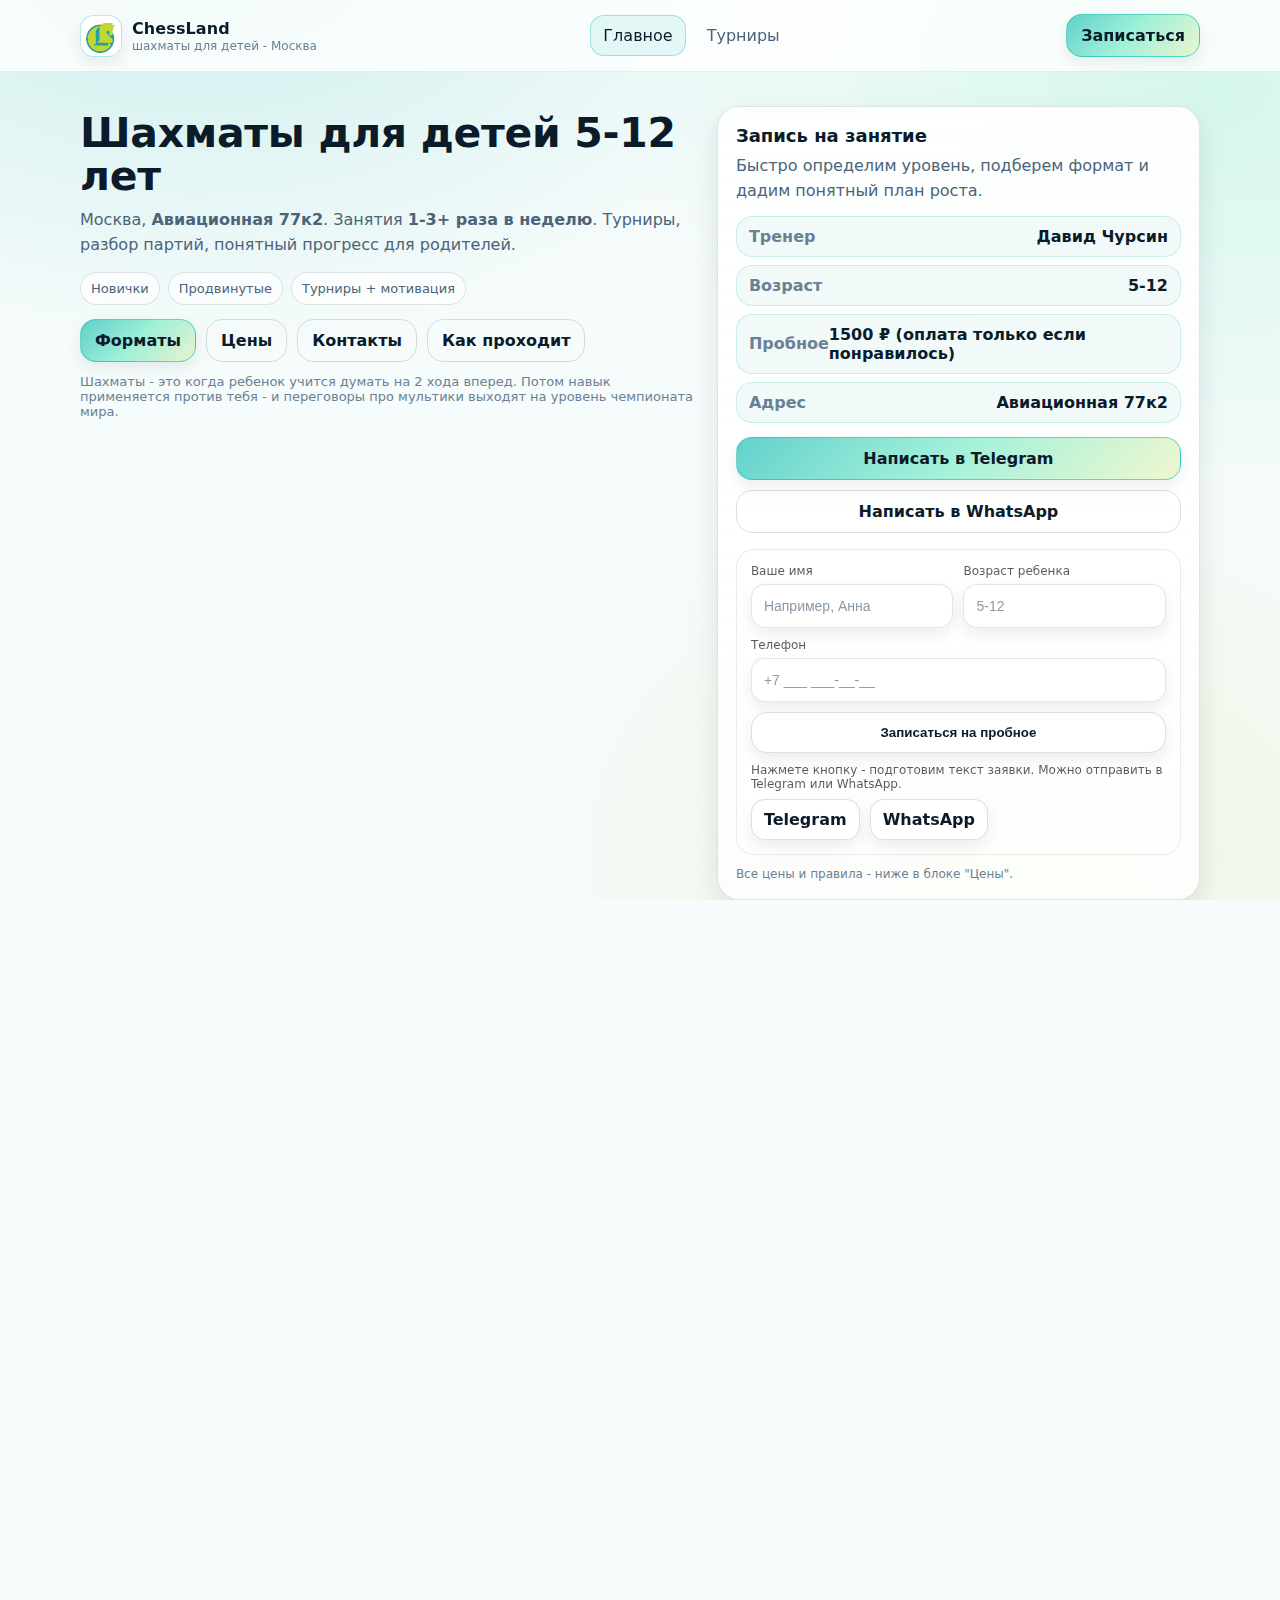
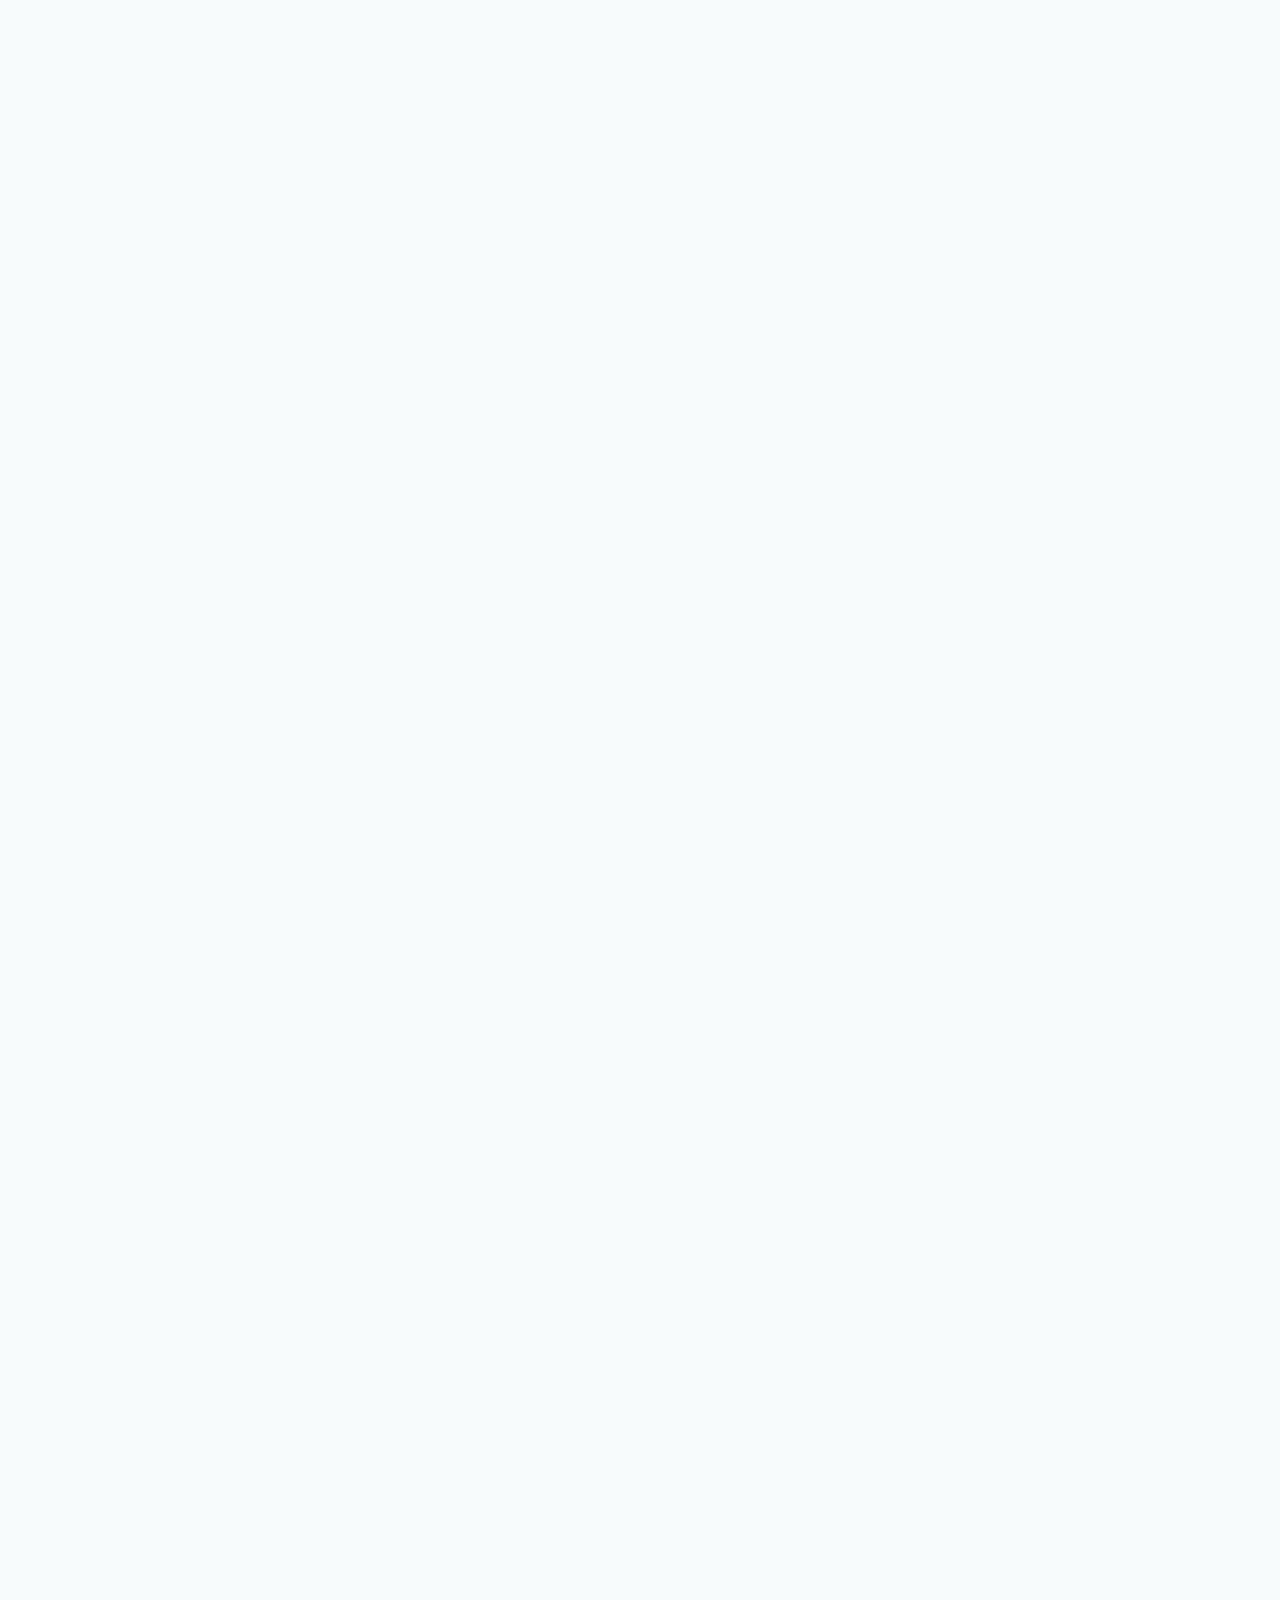
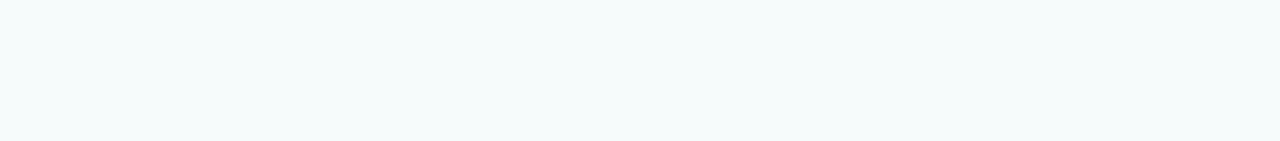
<file: index.html>
<!doctype html>
<html lang="ru">
<head>
  <meta charset="utf-8" />
 <meta name="viewport" content="width=device-width, initial-scale=1, viewport-fit=cover" />

  <title>Шахматы для детей 5-12 - ChessLand - Авиационная 77к2</title>
  <meta name="description" content="Шахматы для детей 5-12 лет в Москве, Авиационная 77к2. Группы, мини-группы и индивидуально. Турниры и понятный прогресс." />
  <meta name="theme-color" content="#0fb9b1" />

  <meta property="og:title" content="ChessLand - шахматы для детей 5-12" />
  <meta property="og:description" content="Авиационная 77к2. Группы 2 раза в неделю. Турниры. Запись: Telegram/WhatsApp." />
  <meta property="og:type" content="website" />

  <link rel="icon" type="image/png" href="assets/favicon.png" sizes="32x32" />
  <link rel="stylesheet" href="style.css" />
</head>
<body>
  <header class="header">
    <div class="container header__inner">
      <a class="brand" href="index.html" aria-label="На главную">
        <span class="brand__mark">
          <img src="assets/logo.png" alt="ChessLand" />
        </span>
        <span class="brand__text">
          <span class="brand__name">ChessLand</span>
          <span class="brand__tag">шахматы для детей - Москва</span>
        </span>
      </a>

      <nav class="nav" aria-label="Основная навигация">
        <a class="nav__link is-active" href="index.html">Главное</a>
        <a class="nav__link" href="tournaments.html">Турниры</a>
      </nav>

      <div class="header__cta">
        <a class="btn btn--primary" href="https://t.me/David_Chursin" target="_blank" rel="noopener">Записаться</a>
      </div>
    </div>
  </header>

  <main>
    <section class="hero">
      <div class="container hero__inner">
        <div class="hero__content">
          <h1 class="hero__title">Шахматы для детей 5-12 лет</h1>
          <p class="hero__subtitle">
            Москва, <strong>Авиационная 77к2</strong>. Занятия <strong>1-3+ раза в неделю</strong>.
            Турниры, разбор партий, понятный прогресс для родителей.
          </p>

          <div class="hero__badges">
            <span class="badge">Новички</span>
            <span class="badge">Продвинутые</span>
            <span class="badge">Турниры + мотивация</span>
          </div>

          <div class="hero__buttons">
            <a class="btn btn--primary" href="#formats">Форматы</a>
            <a class="btn btn--ghost" href="#prices">Цены</a>
            <a class="btn btn--ghost" href="#contacts">Контакты</a>
          
            <a class="btn btn--ghost" href="#how">Как проходит</a>
          </div>

          <p class="hero__note">
            Шахматы - это когда ребенок учится думать на 2 хода вперед. Потом навык применяется против тебя - и переговоры про мультики выходят на уровень чемпионата мира.
          </p>
        </div>

        <div class="hero__card">
          <div class="card">
            <h2 class="card__title">Запись на занятие</h2>
            <p class="card__text">
              Быстро определим уровень, подберем формат и дадим понятный план роста.
            </p>

            <div class="card__list">
              <div class="kv"><span>Тренер</span><strong>Давид Чурсин</strong></div>
              <div class="kv"><span>Возраст</span><strong>5-12</strong></div>
              <div class="kv"><span>Пробное</span><strong>1500 ₽ (оплата только если понравилось)</strong></div>
              <div class="kv"><span>Адрес</span><strong>Авиационная 77к2</strong></div>
            </div>

            <div class="card__buttons">
              <a class="btn btn--primary btn--wide" href="https://t.me/David_Chursin" target="_blank" rel="noopener">Написать в Telegram</a>
              <a class="btn btn--ghost btn--wide" href="https://wa.me/79858842373" target="_blank" rel="noopener">Написать в WhatsApp</a>
            </div>
<form class="leadform" id="leadForm">
  <div class="leadform__grid">
    <label class="leadform__field">
      <span>Ваше имя</span>
      <input name="name" autocomplete="name" placeholder="Например, Анна" />
    </label>

    <label class="leadform__field">
      <span>Возраст ребенка</span>
      <input name="age" inputmode="numeric" placeholder="5-12" />
    </label>

    <label class="leadform__field leadform__field--full">
      <span>Телефон</span>
      <input name="phone" inputmode="tel" autocomplete="tel" placeholder="+7 ___ ___-__-__" />
    </label>

    <button class="btn btn-primary btn-lg leadform__submit" type="submit">
      Записаться на пробное
    </button>
  </div>

  <p class="leadform__note" id="leadStatus">
    Нажмете кнопку - подготовим текст заявки. Можно отправить в Telegram или WhatsApp.
  </p>

  <div class="leadform__mess_tables">
    <a class="btn btn-ghost" id="leadTg" href="https://t.me/David_Chursin" target="_blank" rel="noopener">Telegram</a>
    <a class="btn btn-ghost" id="leadWa" href="#" target="_blank" rel="noopener">WhatsApp</a>
  </div>
</form>

            <p class="card__fine">
              Все цены и правила - ниже в блоке "Цены".
            </p>
          </div>
        </div>
      </div>
    </section>

    <section id="formats" class="section">
      <div class="container">
        <h2 class="section__title">Форматы занятий</h2>
        <p class="section__lead">Группы дают стабильную базу, мини-группы и индивидуальные - быстрый рывок.</p>

        <div class="grid">
          <article class="feature">
            <h3 class="feature__title">Группа (6-8 детей)</h3>
            <p class="feature__text">Системная база: тактика, стратегия, эндшпиль, партии и домашние мини-задания.</p>
            <ul class="feature__list">
              <li>Уровни: новички/продвинутые</li>
              <li>Турниры и разборы</li>
              <li>Прогресс понятен родителям</li>
            </ul>
          </article>

          <article class="feature">
            <h3 class="feature__title">Мини-группа (2 ребенка)</h3>
            <p class="feature__text">Больше внимания каждому, быстрее прогресс, много практики и разборов.</p>
            <ul class="feature__list">
              <li>2 человека на занятии</li>
              <li>Фокус на ошибках и навыках</li>
              <li>Отлично для подготовки к турнирам</li>
            </ul>
          </article>

          <article class="feature">
            <h3 class="feature__title">Индивидуально</h3>
            <p class="feature__text">Под цели, стиль игры и расписание. Разбор партий, задачи, подготовка к турнирам.</p>
            <ul class="feature__list">
              <li>Офлайн и онлайн</li>
              <li>Персональный план</li>
              <li>Максимальная эффективность</li>
            </ul>
          </article>
        </div>
      </div>
    </section>

    <section class="section" id="benefits">
  <div class="container">
    <h2 class="section__title">Почему шахматы</h2>
    <p class="section__lead">Шахматы - это не "сидим тихо". Это прокачка мышления, внимания и привычки доводить дело до конца.</p>

    <div class="cards-3">
      <article class="info-card">
        <div class="info-card__icon" aria-hidden="true">🧠</div>
        <h3 class="info-card__title">Логика</h3>
        <p class="info-card__text">Ребенок учится видеть причины и последствия, сравнивать варианты и делать выбор.</p>
      </article>

      <article class="info-card">
        <div class="info-card__icon" aria-hidden="true">🎯</div>
        <h3 class="info-card__title">Внимание</h3>
        <p class="info-card__text">Тренируем концентрацию и аккуратность - меньше "зевков", больше уверенности.</p>
      </article>

      <article class="info-card">
        <div class="info-card__icon" aria-hidden="true">🏁</div>
        <h3 class="info-card__title">Дисциплина</h3>
        <p class="info-card__text">План, режим, ответственность. В шахматах хорошо видно: кто готов работать - тот растет.</p>
      </article>
    </div>
  </div>
</section>

<section class="section section--alt" id="how">
  <div class="container">
    <h2 class="section__title">Как проходит занятие</h2>
    <p class="section__lead">Понятная структура - детям интересно, родителям спокойно, прогресс измерим.</p>

    <div class="steps">
      <article class="step">
        <div class="step__num">1</div>
        <div class="step__body">
          <h3 class="step__title">Разминка и задачи</h3>
          <p class="step__text">Короткая "разогревка" и тактика - чтобы включить голову и закрепить навык.</p>
        </div>
      </article>

      <article class="step">
        <div class="step__num">2</div>
        <div class="step__body">
          <h3 class="step__title">Тема + практика</h3>
          <p class="step__text">Разбор темы простыми словами, затем партии и упражнения по уровню группы.</p>
        </div>
      </article>

      <article class="step">
        <div class="step__num">3</div>
        <div class="step__body">
          <h3 class="step__title">Разбор партий и мотивация</h3>
          <p class="step__text">Показываю ошибки и сильные ходы. Регулярные турниры - лучший стимул расти.</p>
        </div>
      </article>
    </div>

    <div class="cta">
      <div class="cta__text">
        <h3 class="cta__title">Хочешь подобрать формат под ребенка?</h3>
        <p class="cta__sub">Напиши в мессенджер - отвечаю в течение дня и подскажу оптимальный вариант.</p>
      </div>
      <div class="cta__buttons">
        <a class="btn btn--primary" href="https://t.me/David_Chursin" target="_blank" rel="noopener">Telegram</a>
        <a class="btn btn--ghost" href="https://wa.me/79858842373" target="_blank" rel="noopener">WhatsApp</a>
      </div>
    </div>
  </div>
</section>

<section class="section section--alt" id="prices">
  <div class="container">
    <h2 class="section__title">Цены</h2>
    <p class="section__lead">Все занятия любого формата оплачиваются в начале месяца за весь месяц. Месяц - календарный.</p>

    <div class="prices-grid">
      <article class="price-card">
        <div class="price-card__top">
          <h3 class="price-card__title">Пробное</h3>
          <div class="price-card__price">1500 ₽</div>
        </div>
        <p class="price-card__text">Оплата только если понравилось.</p>
      </article>

      <article class="price-card">
        <div class="price-card__top">
          <h3 class="price-card__title">Группа</h3>
          <div class="price-card__price">1000-1250 ₽</div>
        </div>
        <p class="price-card__text">Цена за занятие - зависит от частоты.</p>
      </article>

      <article class="price-card">
        <div class="price-card__top">
          <h3 class="price-card__title">Индивидуально</h3>
          <div class="price-card__price">2500-3000 ₽</div>
        </div>
        <p class="price-card__text">Онлайн 2500 ₽ - офлайн 3000 ₽.</p>
      </article>

      <article class="price-card">
        <div class="price-card__top">
          <h3 class="price-card__title">Мини-группа</h3>
          <div class="price-card__price">2250 ₽</div>
        </div>
        <p class="price-card__text">2 ребенка на занятии (60 минут).</p>
      </article>
    </div>

    <div class="accordion-list" aria-label="Подробности тарифов">
      <details class="accordion">
        <summary class="accordion__summary">
          <span class="accordion__label">Пробное занятие</span>
          <span class="accordion__right">1500 ₽</span>
        </summary>
        <div class="accordion__content">
          <ul>
            <li>60 минут - диагностика уровня + рекомендации по формату (группа/мини-группа/индивидуально).</li>
            <li>Оплата только если занятие понравилось и вы хотите продолжать.</li>
          </ul>
        </div>
      </details>

      <details class="accordion">
        <summary class="accordion__summary">
          <span class="accordion__label">Группа - цена за занятие</span>
          <span class="accordion__right">1000-1250 ₽</span>
        </summary>
        <div class="accordion__content">
          <ul>
            <li>1 раз в неделю - 1250 ₽/занятие. Пропуск - без компенсации.</li>
            <li>2 раза в неделю - 1150 ₽/занятие. Можно пропустить 1 занятие в месяц - перенос на следующий месяц.</li>
            <li>3 и более - 1000 ₽/занятие. Можно пропустить 2 занятия в месяц - перенос на следующий месяц.</li>
          </ul>
          <p class="small-muted">Переносы работают только в рамках правил выше. Оплата - в начале месяца за весь месяц (календарный).</p>
        </div>
      </details>

      <details class="accordion">
        <summary class="accordion__summary">
          <span class="accordion__label">Индивидуально</span>
          <span class="accordion__right">2500-3000 ₽</span>
        </summary>
        <div class="accordion__content">
          <ul>
            <li>Офлайн - 3000 ₽ (60 минут).</li>
            <li>Онлайн - 2500 ₽ (60 минут).</li>
            <li>Перенос возможен при предупреждении не менее чем за сутки - переносится вся сумма.</li>
          </ul>
        </div>
      </details>

      <details class="accordion">
        <summary class="accordion__summary">
          <span class="accordion__label">Мини-группа (2 ребенка)</span>
          <span class="accordion__right">2250 ₽</span>
        </summary>
        <div class="accordion__content">
          <ul>
            <li>2250 ₽ за 60 минут (2 ребенка на занятии).</li>
            <li>Если пропустить занятие - удерживается 50% стоимости занятия.</li>
          </ul>
          <p class="small-muted">Оплата - в начале месяца за весь месяц (календарный).</p>
        </div>
      </details>

      <details class="accordion">
        <summary class="accordion__summary">
          <span class="accordion__label">Общие правила оплаты</span>
          <span class="accordion__right">важно</span>
        </summary>
        <div class="accordion__content">
          <ul>
            <li>Все занятия любого формата оплачиваются в начале месяца за весь месяц.</li>
            <li>Месяц - календарный.</li>
            <li>Переносы/пропуски - по правилам тарифа.</li>
          </ul>
        </div>
      </details>
    </div>

    <div class="note">
      Если хочешь, я сделаю "короткий прайс" в одну строку (для тех, кто читает быстро) и подробности оставлю в аккордеонах.
    </div>
  </div>
</section>

    <section class="section" id="schedule">
      <div class="container">
        <h2 class="section__title">Расписание</h2>
        <p class="section__lead">Пример. Поменяй под свои реальные слоты.</p>

        <div class="table">
          <div class="row row--head">
            <div>Группа</div>
            <div>Дни</div>
            <div>Время</div>
            <div>Места</div>
          </div>

          <div class="row">
            <div><strong>Новички 5-7</strong></div>
            <div>Вт + Чт</div>
            <div>17:00-18:00</div>
            <div><span class="pill pill--ok">есть</span></div>
          </div>

          <div class="row">
            <div><strong>Новички 8-12</strong></div>
            <div>Пн + Ср</div>
            <div>18:00-19:00</div>
            <div><span class="pill pill--ok">есть</span></div>
          </div>

          <div class="row">
            <div><strong>Продвинутые</strong></div>
            <div>Сб + Вс</div>
            <div>12:00-13:30</div>
            <div><span class="pill pill--warn">мало</span></div>
          </div>
        </div>
      </div>
    </section>

    <section class="section section--alt" id="contacts">
      <div class="container">
        <h2 class="section__title">Контакты</h2>

        <div class="contact-grid">
          <div class="contact-card">
            <h3 class="contact-card__title">Адрес</h3>
            <p class="contact-card__text">
              Москва, Авиационная 77к2<br />
              <span class="muted">Ближайшее метро: Щукинская</span>
            </p>
            <div class="contact-card__buttons">
              <a class="btn btn--ghost" href="https://yandex.ru/maps/?text=%D0%9C%D0%BE%D1%81%D0%BA%D0%B2%D0%B0%2C%20%D0%90%D0%B2%D0%B8%D0%B0%D1%86%D0%B8%D0%BE%D0%BD%D0%BD%D0%B0%D1%8F%2077%D0%BA2" target="_blank" rel="noopener">Открыть на карте</a>
            </div>
          </div>

          <div class="contact-card">
            <h3 class="contact-card__title">Запись</h3>
            <p class="contact-card__text">Пиши в мессенджер - отвечаю в течение дня.</p>
            <div class="contact-card__buttons">
              <a class="btn btn--primary" href="https://t.me/David_Chursin" target="_blank" rel="noopener">Telegram</a>
              <a class="btn btn--ghost" href="https://wa.me/79858842373" target="_blank" rel="noopener">WhatsApp</a>
            </div>
          </div>

          <div class="contact-card">
            <h3 class="contact-card__title">Турниры</h3>
            <p class="contact-card__text">Анонсы и регистрация - на странице "Турниры".</p>
            <div class="contact-card__buttons">
              <a class="btn btn--ghost" href="tournaments.html">Перейти к турнирам</a>
            </div>
          </div>
        </div>

        <p class="footer-note">
          © <span id="year"></span> ChessLand - chess-land.online
        </p>
      </div>
    </section>
  </main>

  <!-- Mobile sticky CTA -->
  <div class="mobile-cta" aria-label="Быстрая запись">
    <div class="mobile-cta__inner">
      <a class="btn btn--primary" href="https://t.me/David_Chursin" target="_blank" rel="noopener">Telegram</a>
      <a class="btn btn--ghost" href="https://wa.me/79858842373" target="_blank" rel="noopener">WhatsApp</a>
      <a class="btn btn--ghost" href="tel:+79858842373">Позвонить</a>
    </div>
  </div>

  <script src="app.js"></script>
</body>
</html>
</file>
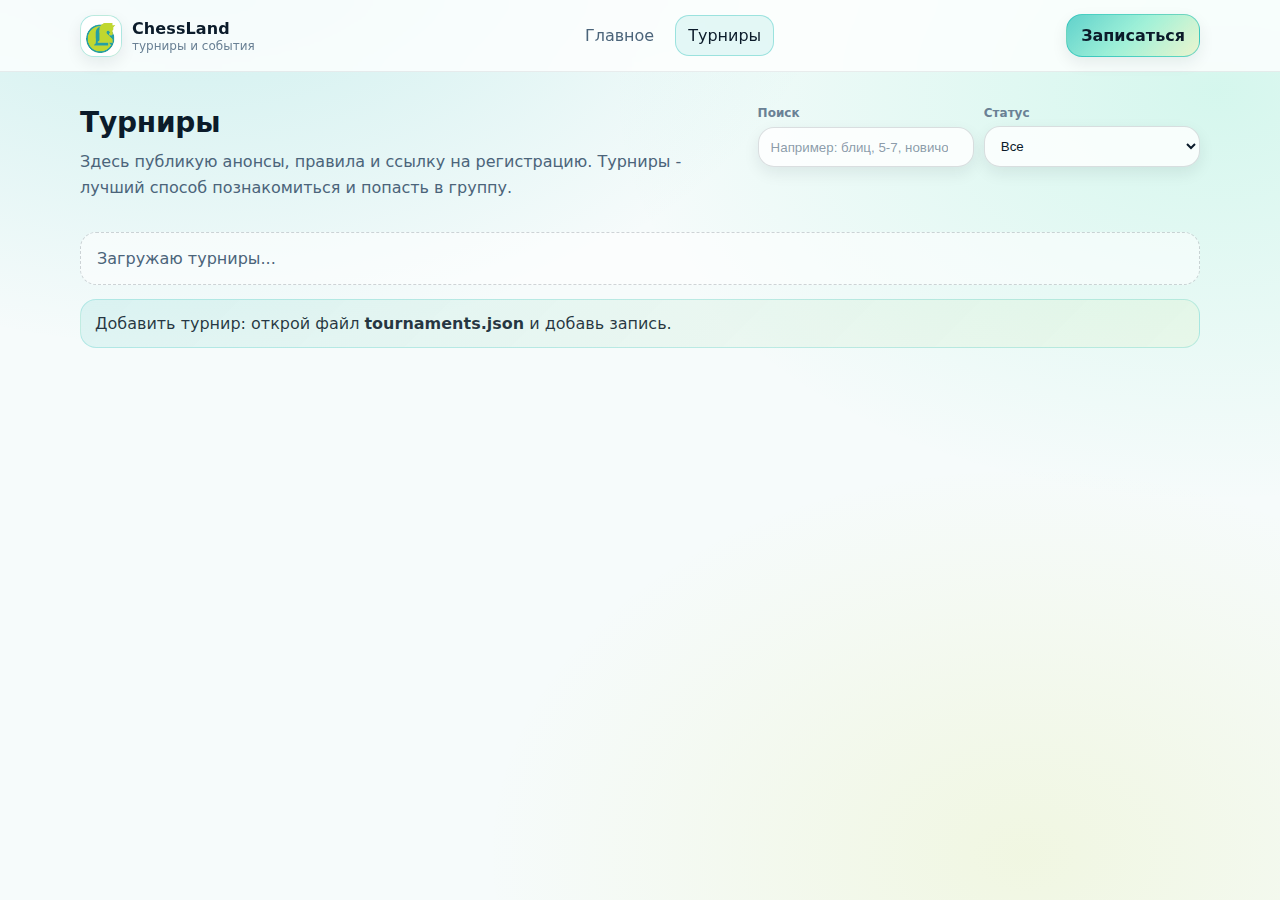
<file: tournaments.html>
<!doctype html>
<html lang="ru">
<head>
  <meta charset="utf-8" />
  <meta name="viewport" content="width=device-width, initial-scale=1, viewport-fit=cover" />

  <title>Турниры - ChessLand</title>
  <meta name="description" content="Анонсы детских шахматных турниров ChessLand. Регистрация и информация." />
  <meta name="theme-color" content="#0fb9b1" />

  <link rel="icon" type="image/png" href="assets/favicon.png" sizes="32x32" />
  <link rel="stylesheet" href="style.css" />
</head>
<body>
  <header class="header">
    <div class="container header__inner">
      <a class="brand" href="index.html" aria-label="На главную">
        <span class="brand__mark">
          <img src="assets/logo.png" alt="ChessLand" />
        </span>
        <span class="brand__text">
          <span class="brand__name">ChessLand</span>
          <span class="brand__tag">турниры и события</span>
        </span>
      </a>

      <nav class="nav" aria-label="Основная навигация">
        <a class="nav__link" href="index.html">Главное</a>
        <a class="nav__link is-active" href="tournaments.html">Турниры</a>
      </nav>

      <div class="header__cta">
        <a class="btn btn--primary" href="https://t.me/David_Chursin" target="_blank" rel="noopener">Записаться</a>
      </div>
    </div>
  </header>

  <main>
    <section class="section">
      <div class="container">
        <div class="tournaments-head">
          <div>
            <h1 class="section__title">Турниры</h1>
            <p class="section__lead">
              Здесь публикую анонсы, правила и ссылку на регистрацию. Турниры - лучший способ познакомиться и попасть в группу.
            </p>
          </div>

          <div class="tournaments-controls">
            <label class="input">
              <span class="input__label">Поиск</span>
              <input id="q" type="search" placeholder="Например: блиц, 5-7, новичок" />
            </label>

            <label class="input">
              <span class="input__label">Статус</span>
              <select id="status">
                <option value="all">Все</option>
                <option value="upcoming">Предстоящие</option>
                <option value="past">Прошедшие</option>
              </select>
            </label>
          </div>
        </div>

        <div id="tournamentsList" class="tournaments-list">
          <div class="skeleton">Загружаю турниры...</div>
        </div>

        <div class="note">
          Добавить турнир: открой файл <strong>tournaments.json</strong> и добавь запись.
        </div>
      </div>
    </section>
  </main>

  <!-- Mobile sticky CTA -->
  <div class="mobile-cta" aria-label="Быстрая запись">
    <div class="mobile-cta__inner">
      <a class="btn btn--primary" href="https://t.me/David_Chursin" target="_blank" rel="noopener">Telegram</a>
      <a class="btn btn--ghost" href="https://wa.me/79858842373" target="_blank" rel="noopener">WhatsApp</a>
      <a class="btn btn--ghost" href="tel:+79858842373">Позвонить</a>
    </div>
  </div>

  <script src="app.js"></script>
</body>
</html>
</file>
<file: style.css>
/* Mobile overflow fix */
*,
*::before,
*::after { box-sizing: border-box; }

html, body {
  max-width: 100%;
  overflow-x: hidden;
}

img, svg, video, canvas {
  max-width: 100%;
  height: auto;
}
/* ChessLand - base UI kit (light, readable, trust-first)
   Keep it simple: one CSS file, no frameworks. */

@import url('https://fonts.googleapis.com/css2?family=Manrope:wght@400;500;600;700;800&display=swap');

:root{
  /* Brand palette (from logo) */
  --brand:#10b9b1;      /* turquoise */
  --brand2:#29e0a6;     /* mint */
  --lime:#c8d62a;       /* lime */

  /* Light UI */
  --bg:#f6fbfb;
  --surface:#ffffff;
  --surface2:#eef9f7;
  --text:#0b1b2a;
  --muted:#4b647a;
  --muted2:#6a8195;
  --line:rgba(11,27,42,.12);
  --shadow:0 12px 28px rgba(11,27,42,.10);
  --shadow2:0 6px 16px rgba(11,27,42,.08);
  --radius:16px;
  --radius2:22px;
  --focus:rgba(16,185,177,.35);

  --container:min(1120px,92vw);
}

*{box-sizing:border-box}
html,body{height:100%}
html{scroll-behavior:smooth;scroll-padding-top:86px}

body{
  margin:0;
  font-family:"Manrope",system-ui,-apple-system,Segoe UI,Roboto,Arial,sans-serif;
  color:var(--text);
  background:
    radial-gradient(1200px 800px at 15% -10%, rgba(16,185,177,.20), transparent 55%),
    radial-gradient(1100px 750px at 95% 10%, rgba(41,224,166,.16), transparent 55%),
    radial-gradient(900px 650px at 80% 95%, rgba(200,214,42,.12), transparent 60%),
    var(--bg);
}

img{max-width:100%;display:block}
a{color:inherit;text-decoration:none}

.container{width:var(--container);margin:0 auto}

/* Focus accessibility */
:where(a,button,input,select,summary,.btn):focus-visible{
  outline:3px solid var(--focus);
  outline-offset:2px;
  border-radius:12px;
}

/* Header */
.header{
  position:sticky;top:0;z-index:50;
  background:rgba(255,255,255,.78);
  backdrop-filter:blur(14px);
  border-bottom:1px solid rgba(11,27,42,.08);
}
.header__inner{
  display:flex;align-items:center;justify-content:space-between;
  gap:14px;padding:14px 0;
}

.brand{display:flex;align-items:center;gap:10px;min-width:200px}
.brand__mark{
  width:42px;height:42px;
  display:grid;place-items:center;
  border-radius:14px;
  background:linear-gradient(135deg, rgba(16,185,177,.18), rgba(200,214,42,.10));
  border:1px solid rgba(16,185,177,.20);
  box-shadow:var(--shadow2);
  overflow:hidden;
}
.brand__mark img{width:100%;height:100%;object-fit:cover}

.brand__name{display:block;font-weight:900;letter-spacing:.1px}
.brand__tag{display:block;font-size:12px;color:var(--muted2);margin-top:1px}

.nav{display:flex;gap:8px;align-items:center}
.nav__link{
  padding:10px 12px;border-radius:14px;
  color:var(--muted);border:1px solid transparent;
  transition:background .15s ease,border-color .15s ease,color .15s ease;
}
.nav__link:hover{
  color:var(--text);
  border-color:rgba(11,27,42,.10);
  background:rgba(255,255,255,.70);
}
.nav__link.is-active{
  color:var(--text);
  border-color:rgba(16,185,177,.35);
  background:rgba(16,185,177,.10);
}

/* Buttons */
.btn{
  display:inline-flex;align-items:center;justify-content:center;
  gap:10px;padding:11px 14px;border-radius:16px;
  border:1px solid rgba(11,27,42,.14);
  background:rgba(255,255,255,.72);
  color:var(--text);font-weight:800;cursor:pointer;
  box-shadow:var(--shadow2);
  transition:transform .15s ease, background .15s ease, border-color .15s ease, box-shadow .15s ease;
}
.btn:hover{transform:translateY(-1px);box-shadow:var(--shadow)}
.btn--primary{
  border-color:rgba(16,185,177,.55);
  background:linear-gradient(135deg, rgba(16,185,177,.65), rgba(41,224,166,.42), rgba(200,214,42,.22));
}
.btn--primary:hover{border-color:rgba(16,185,177,.70)}
.btn--ghost{background:transparent;box-shadow:none}
.btn--ghost:hover{background:rgba(255,255,255,.55)}
.btn--wide{width:100%}

.badge{
  display:inline-flex;align-items:center;
  padding:8px 10px;border-radius:999px;
  border:1px solid rgba(11,27,42,.12);
  background:rgba(255,255,255,.70);
  color:var(--muted);font-size:13px;
}

/* Hero */
.hero{padding:34px 0 10px}
.hero__inner{display:grid;grid-template-columns:1.12fr .88fr;gap:22px;align-items:start}
.hero__content{padding-top:6px}
.hero__title{font-size:clamp(30px,3.2vw,46px);line-height:1.05;margin:0 0 10px;letter-spacing:-.3px}
.hero__subtitle{margin:0 0 14px;color:var(--muted);font-size:16px;line-height:1.55}
.hero__badges{display:flex;flex-wrap:wrap;gap:8px;margin-bottom:14px}
.hero__buttons{display:flex;flex-wrap:wrap;gap:10px;margin-bottom:10px}
.hero__note{margin:12px 0 0;color:var(--muted2);font-size:13px}

/* Cards */
.card{
  padding:18px;border-radius:var(--radius2);
  border:1px solid rgba(11,27,42,.12);
  background:linear-gradient(180deg, rgba(255,255,255,.94), rgba(255,255,255,.80));
  box-shadow:var(--shadow);
}
.card__title{margin:0 0 8px;font-size:18px}
.card__text{margin:0 0 12px;color:var(--muted);line-height:1.55}
.card__list{display:grid;gap:8px;margin:12px 0 14px}
.kv{
  display:flex;justify-content:space-between;align-items:center;
  padding:10px 12px;border-radius:16px;
  background:rgba(238,249,247,.85);
  border:1px solid rgba(16,185,177,.18);
}
.kv span{color:var(--muted2);font-weight:600}
.kv strong{font-weight:900}
.card__buttons{display:grid;gap:10px}
.card__fine{margin:12px 0 0;color:var(--muted2);font-size:12px}

/* Sections */
.section{padding:34px 0}
.section--alt{
  background:rgba(238,249,247,.70);
  border-top:1px solid rgba(11,27,42,.06);
  border-bottom:1px solid rgba(11,27,42,.06);
}
.section__title{margin:0 0 10px;font-size:28px;letter-spacing:-.2px}
.section__lead{margin:0 0 18px;color:var(--muted);line-height:1.65}

.grid{display:grid;grid-template-columns:repeat(3,1fr);gap:14px}
.feature{
  padding:16px;border-radius:var(--radius);
  border:1px solid rgba(11,27,42,.10);
  background:rgba(255,255,255,.78);
  box-shadow:var(--shadow2);
}
.feature__title{margin:0 0 8px;font-size:16px}
.feature__text{margin:0 0 10px;color:var(--muted);line-height:1.6}
.feature__list{margin:0;padding-left:18px;color:rgba(11,27,42,.78)}
.feature__list li{margin:6px 0}

/* 3 small cards (icons) */
.cards-3{display:grid;grid-template-columns:repeat(3,1fr);gap:14px}
.info-card{
  padding:16px;border-radius:var(--radius);
  border:1px solid rgba(11,27,42,.10);
  background:rgba(255,255,255,.78);
  box-shadow:var(--shadow2);
}
.info-card__icon{font-size:22px;line-height:1;margin-bottom:10px}
.info-card__title{margin:0 0 8px;font-size:16px}
.info-card__text{margin:0;color:var(--muted);line-height:1.6}

/* Steps */
.steps{display:grid;grid-template-columns:repeat(3,1fr);gap:14px}
.step{
  display:flex;gap:12px;
  padding:16px;border-radius:var(--radius);
  border:1px solid rgba(11,27,42,.10);
  background:rgba(255,255,255,.78);
  box-shadow:var(--shadow2);
}
.step__num{
  width:34px;height:34px;border-radius:12px;
  display:grid;place-items:center;
  font-weight:900;
  background:rgba(16,185,177,.14);
  border:1px solid rgba(16,185,177,.25);
}
.step__title{margin:0 0 6px;font-size:16px}
.step__text{margin:0;color:var(--muted);line-height:1.6}

/* CTA band */
.cta{
  margin-top:18px;
  padding:18px;border-radius:var(--radius2);
  border:1px solid rgba(16,185,177,.20);
  background:linear-gradient(135deg, rgba(16,185,177,.12), rgba(41,224,166,.10), rgba(200,214,42,.08));
  display:flex;align-items:center;justify-content:space-between;
  gap:14px;
}
.cta__title{margin:0 0 6px;font-size:18px}
.cta__sub{margin:0;color:var(--muted);line-height:1.55}
.cta__buttons{display:flex;gap:10px;flex-wrap:wrap}

/* Prices */
.prices-grid{display:grid;grid-template-columns:repeat(4,1fr);gap:14px}
.price-card{
  padding:16px;border-radius:var(--radius);
  border:1px solid rgba(11,27,42,.10);
  background:rgba(255,255,255,.78);
  box-shadow:var(--shadow2);
}
.price-card__top{display:flex;justify-content:space-between;align-items:baseline;gap:10px}
.price-card__title{margin:0;font-size:16px}
.price-card__price{font-weight:900;font-size:18px}
.price-card__text{margin:8px 0 0;color:var(--muted);line-height:1.6}

/* Accordion */
.accordion-list{display:grid;gap:10px;margin-top:14px}
.accordion{
  border:1px solid rgba(11,27,42,.10);
  border-radius:var(--radius);
  background:rgba(255,255,255,.78);
  box-shadow:var(--shadow2);
  overflow:hidden;
}
.accordion__summary{
  list-style:none;
  cursor:pointer;
  padding:14px 14px;
  display:flex;align-items:center;justify-content:space-between;
  gap:12px;
}
.accordion__summary::-webkit-details-marker{display:none}
.accordion__label{font-weight:900}
.accordion__right{color:var(--muted2);font-weight:800;font-size:13px}
.accordion[open] .accordion__summary{background:rgba(238,249,247,.70)}
.accordion__content{padding:0 14px 14px;color:var(--muted);line-height:1.65}
.accordion__content ul{margin:10px 0 0;padding-left:18px}
.accordion__content li{margin:6px 0}

.small-muted{color:var(--muted2);font-size:13px}

/* Schedule table */
.table{border-radius:var(--radius);overflow:hidden;border:1px solid rgba(11,27,42,.10);background:rgba(255,255,255,.78);box-shadow:var(--shadow2)}
.row{
  display:grid;grid-template-columns:1.2fr 1fr 1fr .6fr;
  gap:10px;padding:12px 14px;
  border-top:1px solid rgba(11,27,42,.08);
}
.row--head{
  border-top:0;
  background:rgba(238,249,247,.70);
  color:var(--muted);
  font-weight:900;
}
.pill{
  display:inline-flex;padding:6px 10px;border-radius:999px;
  font-size:12px;border:1px solid rgba(11,27,42,.12);
  background:rgba(255,255,255,.70);
}
.pill--ok{background:rgba(41,224,166,.14);border-color:rgba(16,185,177,.28)}
.pill--warn{background:rgba(255,209,102,.20);border-color:rgba(255,209,102,.40)}

/* Notes */
.note{
  margin-top:14px;padding:14px;border-radius:var(--radius);
  border:1px solid rgba(16,185,177,.22);
  background:linear-gradient(135deg, rgba(16,185,177,.10), rgba(200,214,42,.06));
  color:rgba(11,27,42,.88);
}

/* Contacts */
.contact-grid{display:grid;grid-template-columns:repeat(3,1fr);gap:14px}
.contact-card{
  padding:16px;border-radius:var(--radius);
  border:1px solid rgba(11,27,42,.10);
  background:rgba(255,255,255,.78);
  box-shadow:var(--shadow2);
}
.contact-card__title{margin:0 0 8px;font-size:16px}
.contact-card__text{margin:0 0 12px;color:var(--muted);line-height:1.6}
.contact-card__buttons{display:flex;gap:10px;flex-wrap:wrap}
.muted{color:var(--muted2)}

.footer-note{margin:18px 0 0;color:var(--muted2);font-size:13px}

/* Tournaments page */
.tournaments-head{display:grid;grid-template-columns:1.2fr .8fr;gap:14px;align-items:start}
.tournaments-controls{display:grid;grid-template-columns:1fr 1fr;gap:10px}
.input{display:grid;gap:6px}
.input__label{font-size:12px;color:var(--muted2);font-weight:700}
input,select{
  width:100%;
  padding:11px 12px;border-radius:16px;
  border:1px solid rgba(11,27,42,.14);
  background:rgba(255,255,255,.80);
  color:var(--text);outline:none;
  box-shadow:var(--shadow2);
}
input::placeholder{color:rgba(75,100,122,.65)}

.tournaments-list{display:grid;gap:12px;margin-top:12px}
.tournament{
  padding:16px;border-radius:var(--radius);
  border:1px solid rgba(11,27,42,.10);
  background:rgba(255,255,255,.78);
  box-shadow:var(--shadow2);
}
.tournament__title{margin:0 0 6px;font-size:18px}
.tournament__meta{display:flex;flex-wrap:wrap;gap:8px;color:var(--muted);font-size:13px}
.chip{
  padding:6px 10px;border-radius:999px;
  border:1px solid rgba(11,27,42,.12);
  background:rgba(238,249,247,.70);
  color:var(--muted);
}
.tournament__desc{margin:10px 0 0;color:var(--muted);line-height:1.6}
.tournament__actions{margin-top:12px;display:flex;gap:10px;flex-wrap:wrap}
.skeleton{
  padding:16px;border-radius:var(--radius);
  border:1px dashed rgba(11,27,42,.18);
  color:var(--muted);
  background:rgba(255,255,255,.55);
}

/* Mobile sticky CTA bar */
.mobile-cta{
  padding-bottom: calc(10px + env(safe-area-inset-bottom));
padding-left: max(12px, env(safe-area-inset-left));
padding-right: max(12px, env(safe-area-inset-right));
  position:fixed;
  left:0; right:0; bottom:0;
  z-index:60;
  padding:10px 12px;
  background:rgba(255,255,255,.80);
  backdrop-filter: blur(14px);
  border-top:1px solid rgba(11,27,42,.10);
  display:none;
}
.mobile-cta__inner{
  width:var(--container);
  margin:0 auto;
  display:grid;
  grid-template-columns:1fr 1fr 1fr;
  gap:10px;
}
.mobile-cta .btn{padding:12px 10px;border-radius:18px;font-weight:900}

@media (max-width:960px){
  .hero__inner{grid-template-columns:1fr}
  .grid{grid-template-columns:1fr}
  .cards-3{grid-template-columns:1fr}
  .steps{grid-template-columns:1fr}
  .prices-grid{grid-template-columns:1fr}
  .contact-grid{grid-template-columns:1fr}
  .tournaments-head{grid-template-columns:1fr}
  .tournaments-controls{grid-template-columns:1fr}
  .row{grid-template-columns:1.2fr 1fr 1fr}
  .row div:last-child{grid-column:1/-1}
  .cta{flex-direction:column;align-items:flex-start}
}

@media (max-width:640px){/* FIX: mobile header layout */
.header{
  padding-left: env(safe-area-inset-left);
  padding-right: env(safe-area-inset-right);
}

.brand{min-width:auto;} /* ВАЖНО - убираем min-width:200px на мобилке */

.header__inner{
  flex-wrap: wrap;
  gap: 10px;
  padding: 10px 0;
}

.nav{
  order: 3;
  width: 100%;
  justify-content: center;
  flex-wrap: wrap; /* если не влезает - переносим */
}

.header__cta{
  order: 2;
}

.header__cta .btn{
  padding: 10px 12px;
  border-radius: 16px;
}

/* чуть комфортнее первый экран */
.hero{padding: 24px 0 10px;}
.hero__title{line-height: 1.12;}
} /* чтобы контент не прятался за панелью */


@media (prefers-reduced-motion: reduce){
  *{scroll-behavior:auto !important;transition:none !important;animation:none !important}
}
/* --- CTA form --- */
.btn-lg{ padding: 12px 14px; }


.leadform{
  margin-top: 14px;
  padding: 14px;
  border: 1px solid rgba(0,0,0,.08);
  border-radius: 18px;
  background: rgba(255,255,255,.6);
  backdrop-filter: blur(10px);
}

.leadform__grid{
  display: grid;
  grid-template-columns: 1fr 1fr;
  gap: 10px;
}

.leadform__field{ display:flex; flex-direction:column; gap:6px; font-size: 12px; color: rgba(0,0,0,.65); }
.leadform__field input{
  height: 44px;
  padding: 0 12px;
  border-radius: 14px;
  border: 1px solid rgba(0,0,0,.10);
  background: rgba(255,255,255,.9);
  font-size: 14px;
}

.leadform__field--full{ grid-column: 1 / -1; }
.leadform__submit{ grid-column: 1 / -1; }

.leadform__note{
  margin: 10px 0 8px;
  font-size: 12px;
  color: rgba(0,0,0,.65);
}

.leadform__mess_tables{ display:flex; gap:10px; flex-wrap:wrap; }

/* --- Trust block --- */
.trust{ padding: 18px 0 8px; }
.section-title{ margin: 0 0 10px; font-size: 18px; }
.trust__grid{ display:grid; grid-template-columns: repeat(4, 1fr); gap: 12px; }
.trust__card{
  padding: 14px;
  border-radius: 18px;
  border: 1px solid rgba(0,0,0,.08);
  background: rgba(255,255,255,.65);
}
.trust__card h3{ margin:0 0 6px; font-size: 14px; }
.trust__card p{ margin:0; font-size: 13px; color: rgba(0,0,0,.70); line-height: 1.35; }

/* --- Mobile layout tweaks --- */
@media (max-width:640px){
  .trust__grid{ grid-template-columns: 1fr 1fr; }

  .leadform__grid{ grid-template-columns: 1fr; }
  .leadform__field--full{ grid-column: auto; }

  /* если где-то есть ряды "чипсов" - пусть переносится */
  .chips, .pill-row, .tags{ flex-wrap: wrap; max-width: 100%; }
}
/* Make lead form compact on desktop */
@media (min-width: 900px){
  .leadform{
    max-width: 520px;
    margin-top: 16px;
    padding: 14px;
  }

  .leadform__grid{
    grid-template-columns: 1fr 1fr;
    gap: 10px;
  }

  /* phone stays full width, others side-by-side */
  .leadform__field--full{ grid-column: 1 / -1; }

  /* button not huge */
  .leadform__submit{
    padding: 12px 14px;
    border-radius: 16px;
  }

  /* messenger buttons compact */
  .leadform__mess_tables .btn{
    padding: 10px 12px;
    border-radius: 14px;
  }
}
/* Mobile polish */
@media (max-width: 640px){
  .leadform{
    padding: 12px;
    border-radius: 16px;
  }

  .leadform__field input{
    height: 42px;
    border-radius: 14px;
  }

  /* remove extra wide effects + keep inside screen */
  .leadform, .leadform *{
    max-width: 100%;
  }

  /* messenger buttons in one row */
  .leadform__mess_tables{
    display: grid;
    grid-template-columns: 1fr 1fr;
    gap: 10px;
  }
}
</file>
